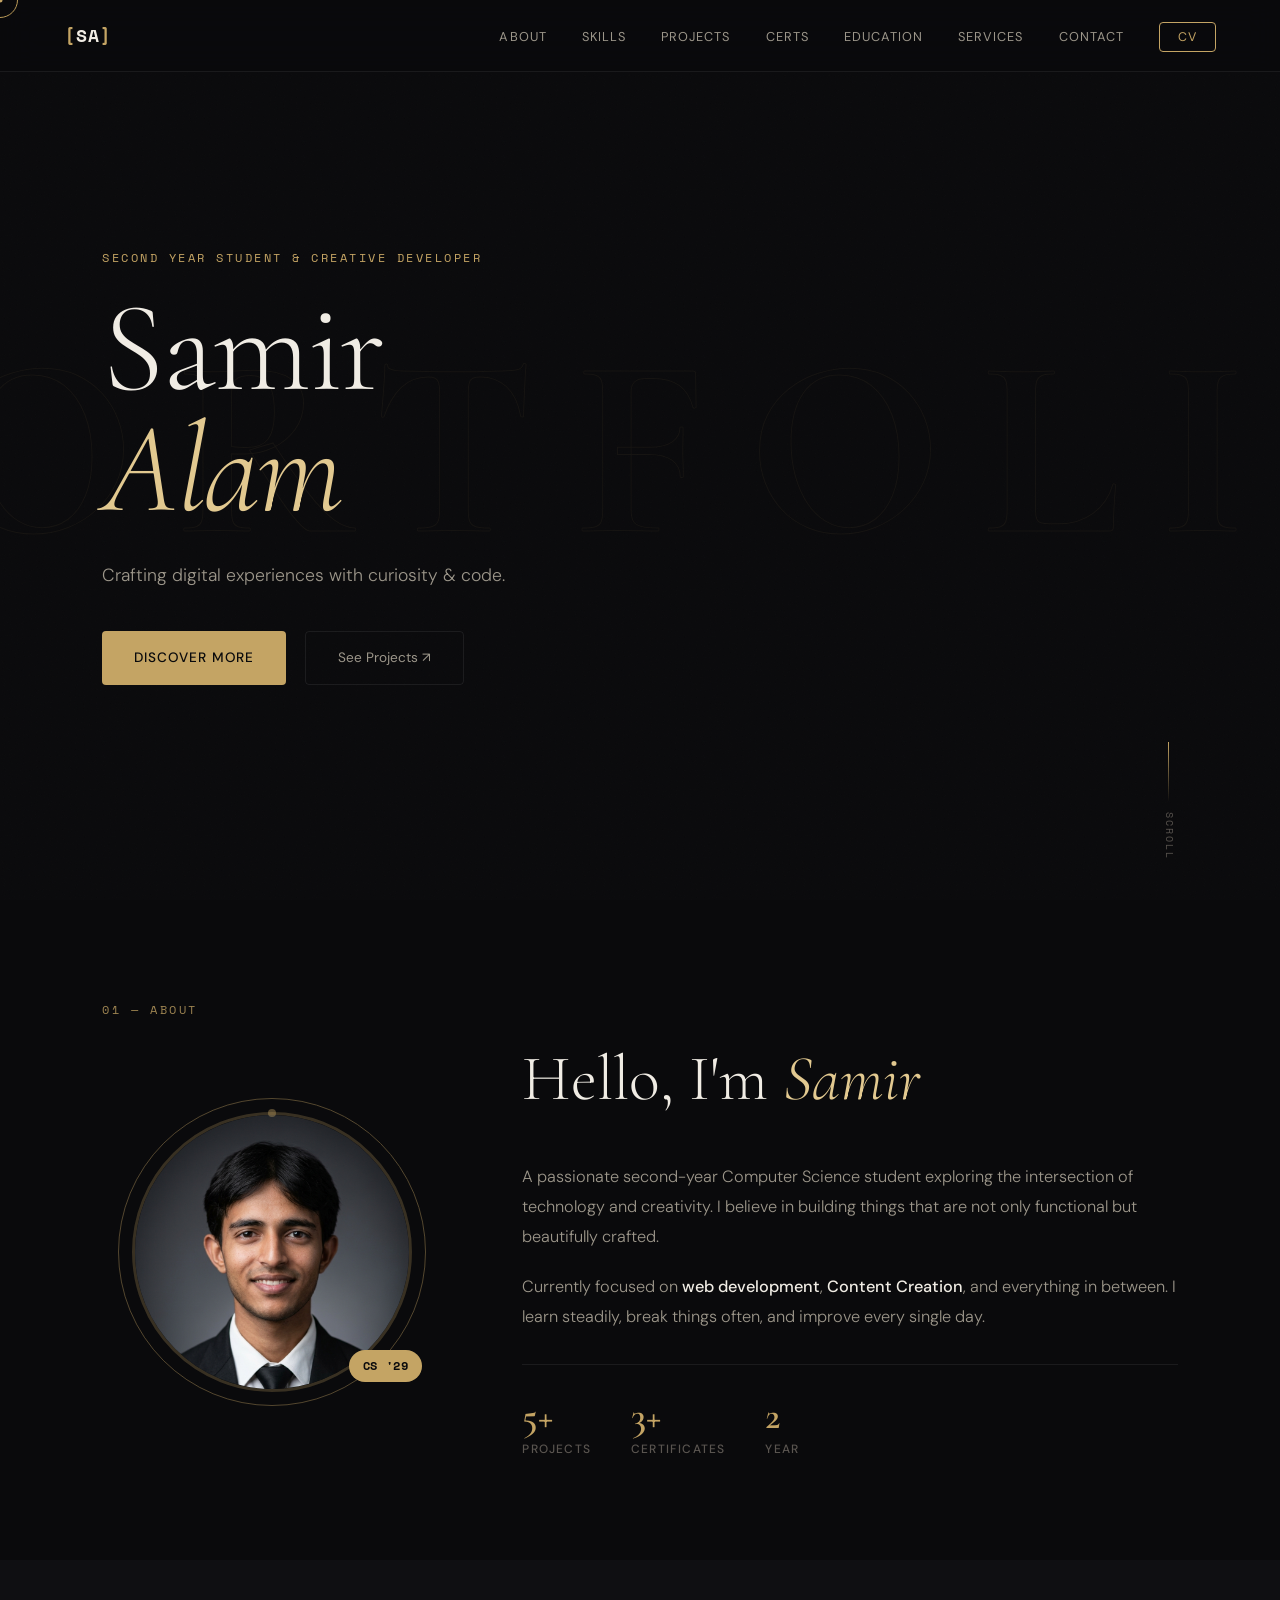
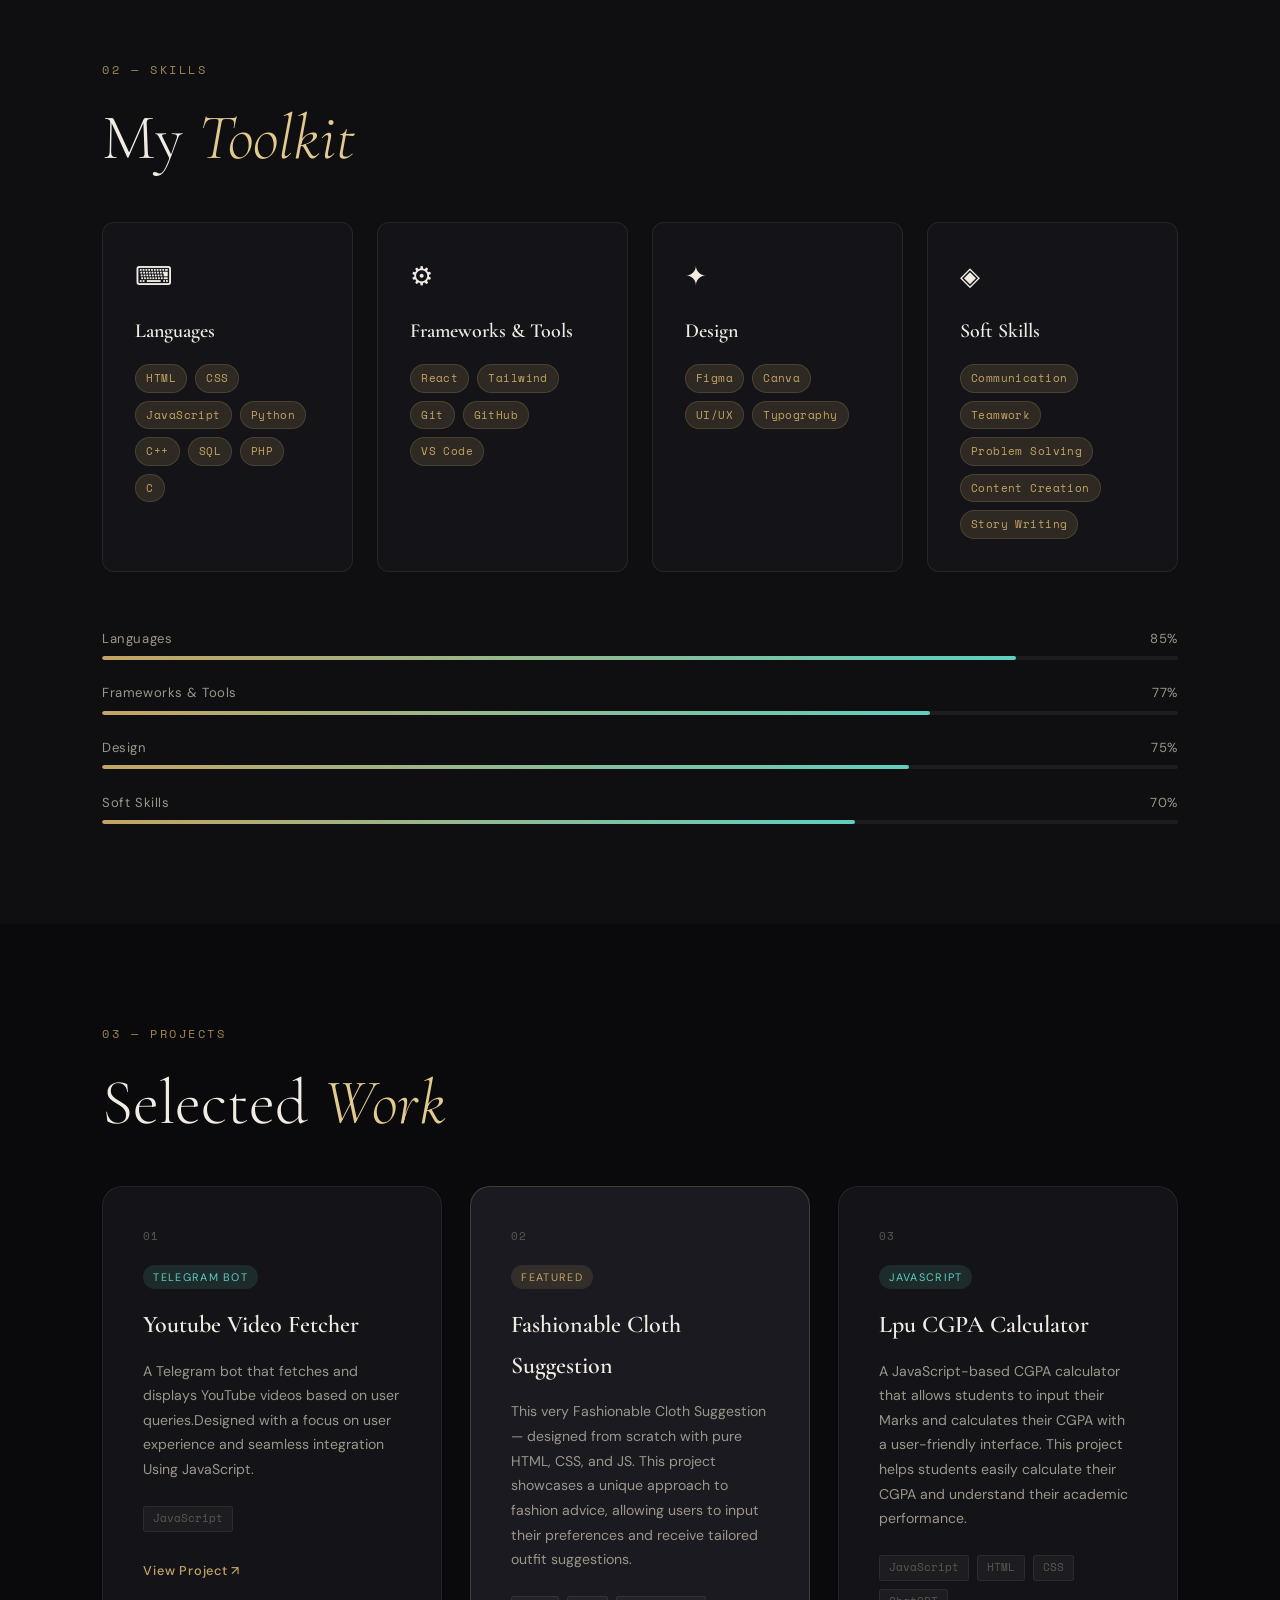
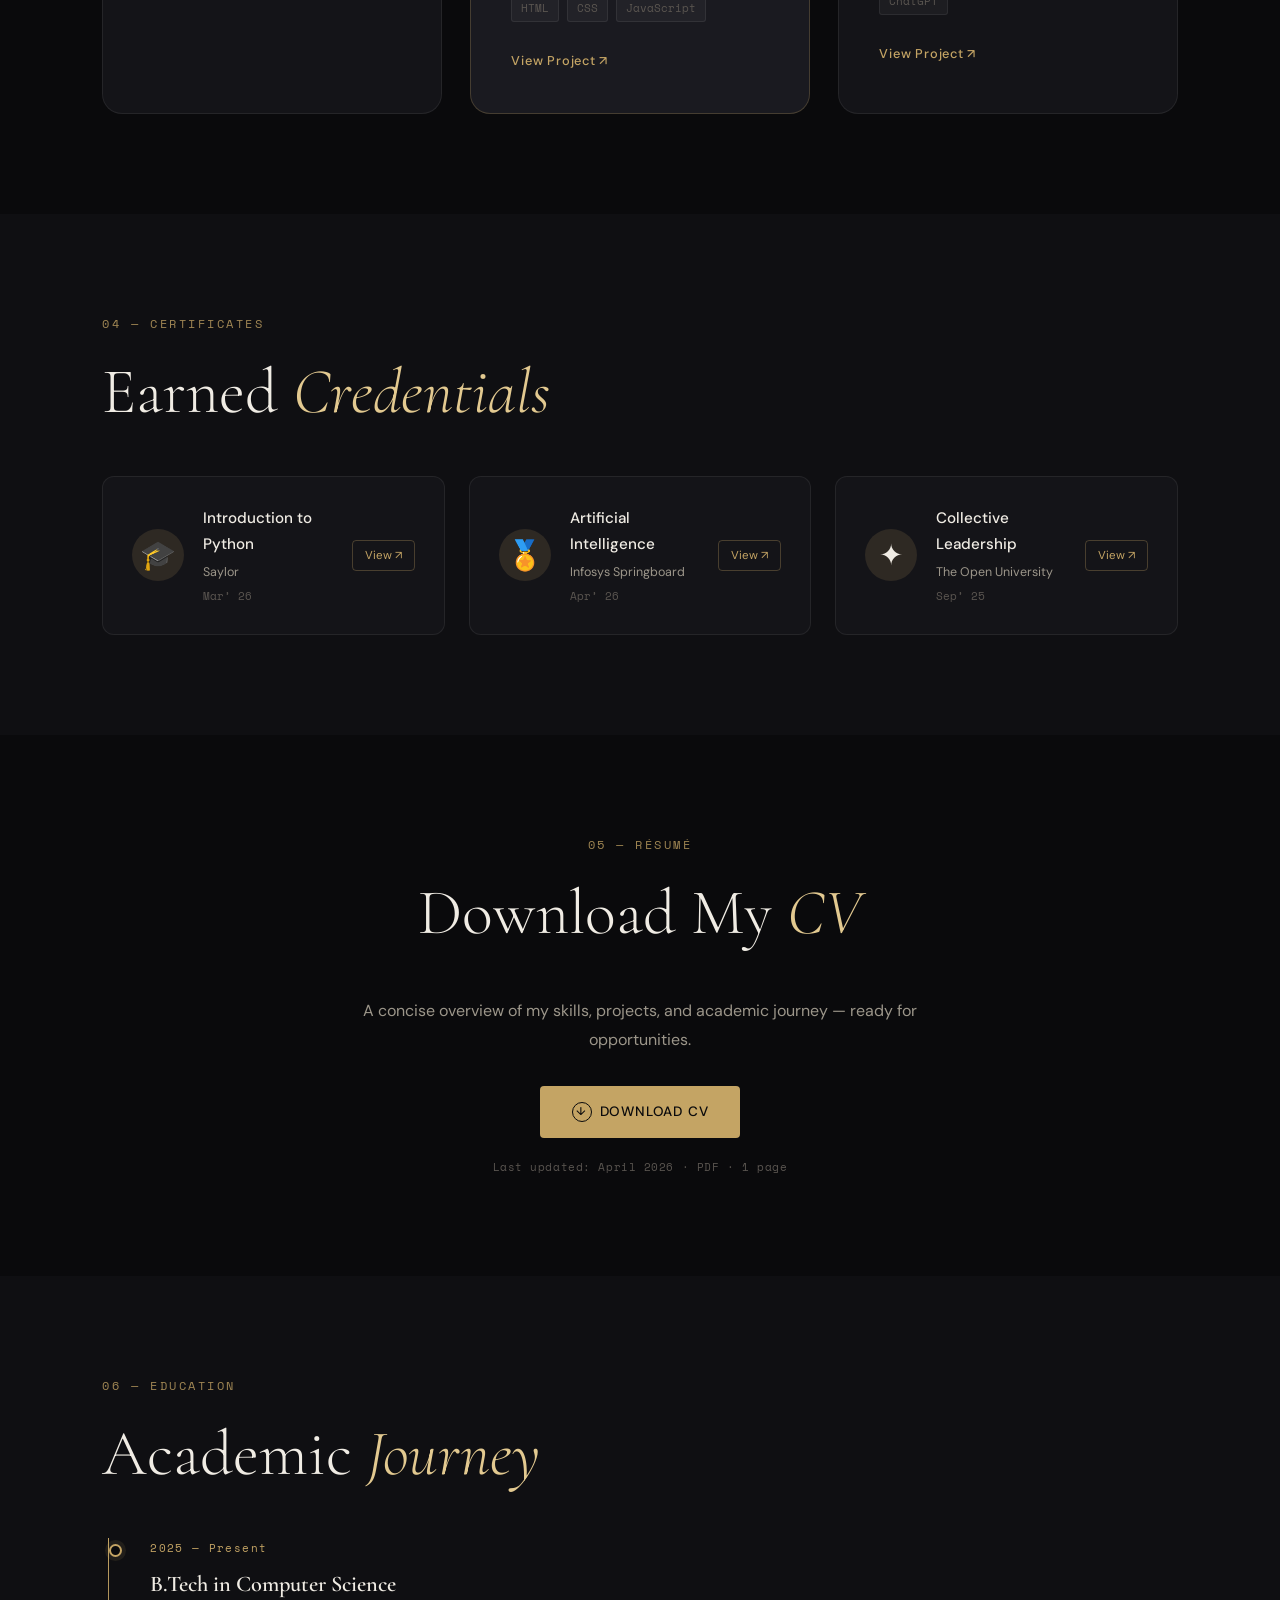
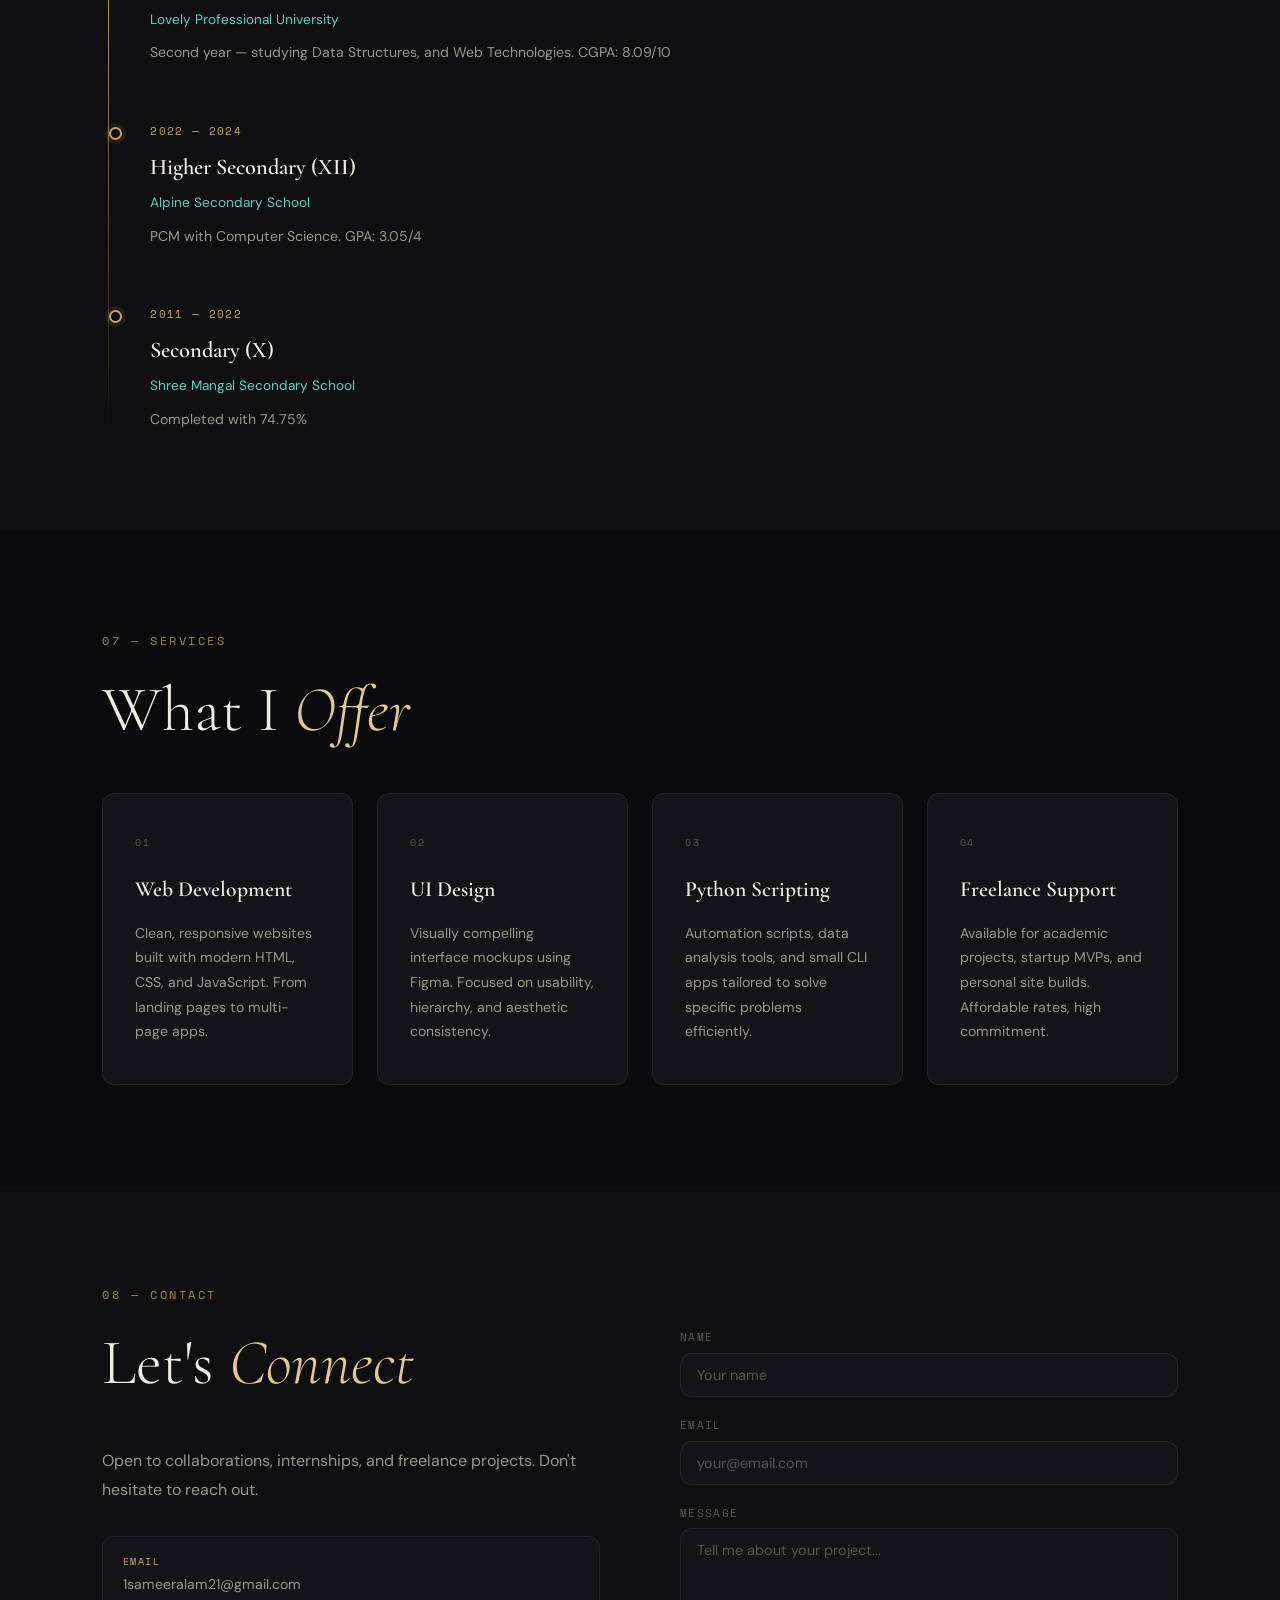
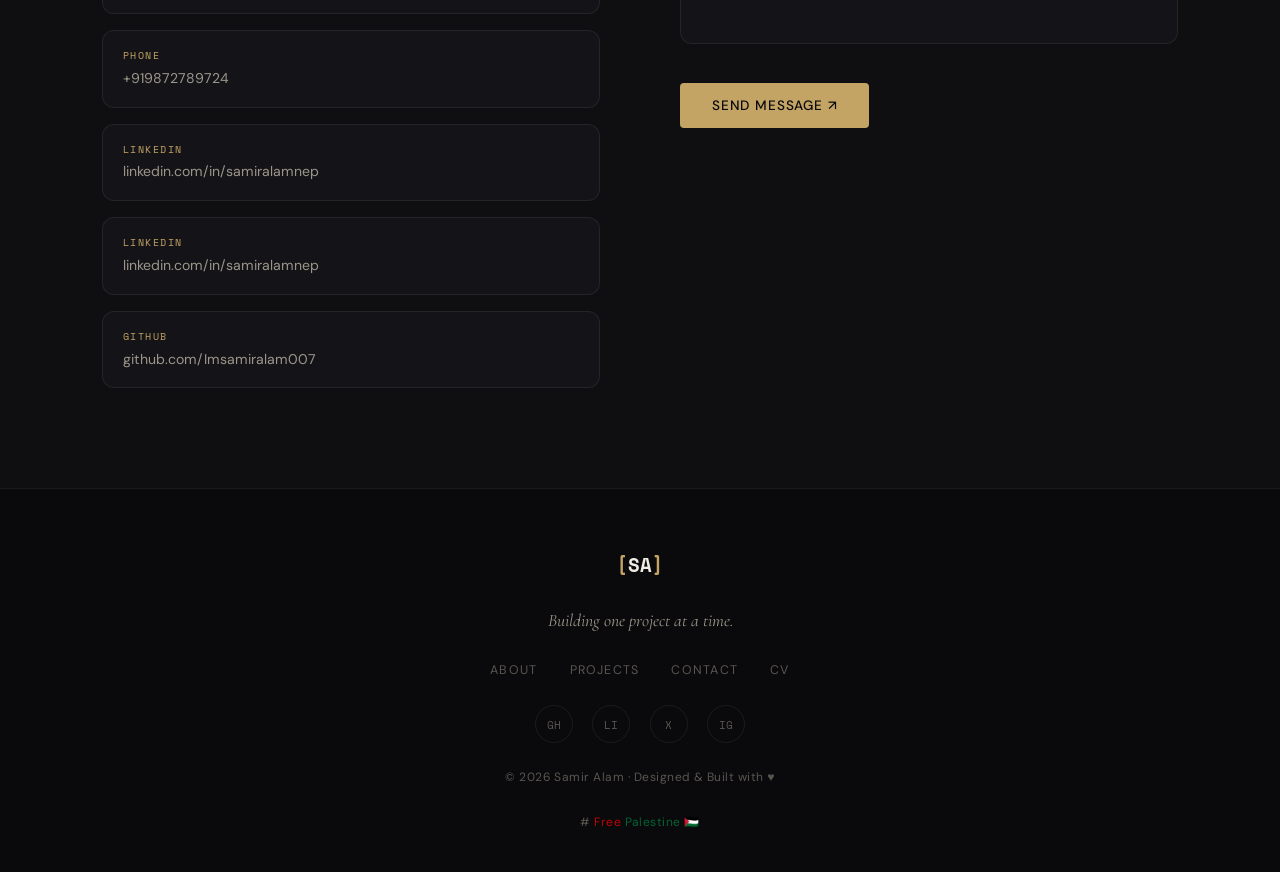
<file: index.html>
<!DOCTYPE html>
<html lang="en">
<head>
  <meta charset="UTF-8" />
  <meta name="viewport" content="width=device-width, initial-scale=1.0" />
  <title>Samir Alam — Portfolio</title>
  <link rel="stylesheet" href="style.css" />
  <link rel="preconnect" href="https://fonts.googleapis.com" />
  <link rel="preconnect" href="https://fonts.gstatic.com" crossorigin />
  <link href="https://fonts.googleapis.com/css2?family=Cormorant+Garamond:ital,wght@0,300;0,400;0,600;0,700;1,300;1,400&family=DM+Sans:wght@300;400;500&family=Space+Mono:wght@400;700&display=swap" rel="stylesheet" />
  <link rel="icon" type="image/x-icon" href="/media/image copy 2.png">
</head>
<body>

  <!-- ░░ CURSOR ░░ -->
  <div class="cursor" id="cursor"></div>
  <div class="cursor-dot" id="cursorDot"></div>

  <!-- ░░ NAV ░░ -->
  <nav id="navbar">
    <div class="nav-logo">
      <span class="logo-bracket">[</span>SA<span class="logo-bracket">]</span>
    </div>
    <button class="hamburger" id="hamburger" aria-label="Menu">
      <span></span><span></span><span></span>
    </button>
    <ul class="nav-links" id="navLinks">
      <li><a href="#about" class="nav-link">About</a></li>
      <li><a href="#skills" class="nav-link">Skills</a></li>
      <li><a href="#projects" class="nav-link">Projects</a></li>
      <li><a href="#certificates" class="nav-link">Certs</a></li>
      <li><a href="#education" class="nav-link">Education</a></li>
      <li><a href="#services" class="nav-link">Services</a></li>
      <li><a href="#contact" class="nav-link">Contact</a></li>
      <li><a href="#cv" class="nav-link cta-link">CV</a></li>
    </ul>
  </nav>

  <!-- ░░ HERO ░░ -->
  <section id="hero">
    <div class="hero-bg-text">PORTFOLIO</div>
    <div class="hero-content">
      <p class="hero-eyebrow reveal">Second Year Student &amp; Creative Developer</p>
      <h1 class="hero-title reveal">
        <span class="line">Samir</span>
        <span class="line italic">Alam</span>
      </h1>
      <p class="hero-sub reveal">Crafting digital experiences with curiosity &amp; code.</p>
      <div class="hero-cta reveal">
        <a href="#about" class="btn-primary">Discover More</a>
        <a href="#projects" class="btn-ghost">See Projects ↗</a>
      </div>
    </div>
    <div class="scroll-indicator">
      <span class="scroll-line"></span>
      <span class="scroll-text">scroll</span>
    </div>
  </section>

  <!-- ░░ ABOUT ░░ -->
  <section id="about" class="section">
    <div class="section-label">01 — About</div>
    <div class="about-grid">
      <div class="about-photo-col">
        <div class="photo-frame reveal">
          <div class="photo-ring"></div>
          <div class="photo-inner">
            <!-- Replace src with your actual photo -->
            <img src="/updated_pp.png"alt="Samir Alam" class="profile-photo"/>
          </div>
          <div class="photo-badge">CS '29</div>
        </div>
      </div>
      <div class="about-text-col">
        <h2 class="section-title reveal">Hello, I'm <em>Samir</em></h2>
        <p class="about-desc reveal">
          A passionate second-year Computer Science student exploring the 
          intersection of technology and creativity. I believe in building 
          things that are not only functional but beautifully crafted.
        </p>
        <p class="about-desc reveal">
          Currently focused on <strong>web development</strong>, <strong>Content Creation</strong>, and everything in between. I learn steadily, break things often, and improve every single day.
        </p>
        <div class="about-stats reveal">
          <div class="stat">
            <span class="stat-num">5+</span>
            <span class="stat-label">Projects</span>
          </div>
          <div class="stat">
            <span class="stat-num">3+</span>
            <span class="stat-label">Certificates</span>
          </div>
          <div class="stat">
            <span class="stat-num">2nd</span>
            <span class="stat-label">Year</span>
          </div>
        </div>
      </div>
    </div>
  </section>

  <!-- ░░ SKILLS ░░ -->
  <section id="skills" class="section section-alt">
    <div class="section-label">02 — Skills</div>
    <h2 class="section-title reveal">My <em>Toolkit</em></h2>
    <div class="skills-grid">
      <div class="skill-card reveal">
        <div class="skill-icon">⌨</div>
        <h3>Languages</h3>
        <div class="skill-tags">
          <span>HTML</span><span>CSS</span><span>JavaScript</span><span>Python</span><span>C++</span><span>SQL</span><span>PHP</span><span>C</span>
        </div>
      </div>
      <div class="skill-card reveal">
        <div class="skill-icon">⚙</div>
        <h3>Frameworks & Tools</h3>
        <div class="skill-tags">
          <span>React</span><span>Tailwind</span><span>Git</span><span>GitHub</span><span>VS Code</span>
        </div>
      </div>
      <div class="skill-card reveal">
        <div class="skill-icon">✦</div>
        <h3>Design</h3>
        <div class="skill-tags">
          <span>Figma</span><span>Canva</span><span>UI/UX</span><span>Typography</span>
        </div>
      </div>
      <div class="skill-card reveal">
        <div class="skill-icon">◈</div>
        <h3>Soft Skills</h3>
        <div class="skill-tags">
          <span>Communication</span><span>Teamwork</span><span>Problem Solving</span><span>Content Creation</span><span>Story Writing</span>
        </div>
      </div>
    </div>
    <div class="skill-bars reveal">
      <div class="bar-item">
        <div class="bar-label"><span>Languages</span><span>85%</span></div>
        <div class="bar-track"><div class="bar-fill" data-width="85"></div></div>
      </div>
      <div class="bar-item">
        <div class="bar-label"><span>Frameworks & Tools</span><span>77%</span></div>
        <div class="bar-track"><div class="bar-fill" data-width="77"></div></div>
      </div>
      <div class="bar-item">
        <div class="bar-label"><span>Design</span><span>75%</span></div>
        <div class="bar-track"><div class="bar-fill" data-width="75"></div></div>
      </div>
      <div class="bar-item">
        <div class="bar-label"><span>Soft Skills</span><span>70%</span></div>
        <div class="bar-track"><div class="bar-fill" data-width="70"></div></div>
      </div>
    </div>
  </section>

  <!-- ░░ PROJECTS ░░ -->
  <section id="projects" class="section">
    <div class="section-label">03 — Projects</div>
    <h2 class="section-title reveal">Selected <em>Work</em></h2>
    <div class="projects-grid">
      <div class="project-card reveal">
        <div class="project-num">01</div>
        <div class="project-tag">Telegram Bot</div>
        <h3>Youtube Video Fetcher</h3>
        <p>A Telegram bot that fetches and displays YouTube videos based on user queries.Designed with a focus on user experience and seamless integration Using JavaScript.</p>
        <div class="project-stack"><span>JavaScript</span></div>
        <a href="https://web.telegram.org/a/#8649753875" target="_blank" class="project-link">View Project ↗</a>
      </div>
      <div class="project-card reveal featured">
        <div class="project-num">02</div>
        <div class="project-tag">Featured</div>
        <h3>Fashionable Cloth Suggestion</h3>
        <p>This very Fashionable Cloth Suggestion — designed from scratch with pure HTML, CSS, and JS. This project showcases a unique approach to fashion advice, allowing users to input their preferences and receive tailored outfit suggestions.</p>
        <div class="project-stack"><span>HTML</span><span>CSS</span><span>JavaScript</span></div>
        <a href="https://room-paint-outfit-co-amik.bolt.host/" target="_blank" class="project-link">View Project ↗</a>
      </div>
      <div class="project-card reveal">
        <div class="project-num">03</div>
        <div class="project-tag">JavaScript</div>
        <h3>Lpu CGPA Calculator</h3>
        <p>A JavaScript-based CGPA calculator that allows students to input their Marks and calculates their CGPA with a user-friendly interface. This project helps students easily calculate their CGPA and understand their academic performance.</p>
        <div class="project-stack"><span>JavaScript</span><span>HTML</span><span>CSS</span><span>ChatGPT</span></div>
        <a href="https://lpu-tgpa-calculator-1r6u.bolt.host/" target="_blank" class="project-link">View Project ↗</a>
      </div>
    </div>
  </section>

  <!-- ░░ CERTIFICATES ░░ -->
  <section id="certificates" class="section section-alt">
    <div class="section-label">04 — Certificates</div>
    <h2 class="section-title reveal">Earned <em>Credentials</em></h2>
    <div class="certs-grid">
      <div class="cert-card reveal">
        <div class="cert-logo">🎓</div>
        <div class="cert-info">
          <h3>Introduction to Python</h3>
          <p class="cert-issuer">Saylor</p>
          <p class="cert-date">Mar’ 26</p>
        </div>
        <a href="/Samir_python_certificate.pdf"  target="_blank" class="cert-badge">View ↗</a>
      </div>
      <div class="cert-card reveal">
        <div class="cert-logo">🏅</div>
        <div class="cert-info">
          <h3>Artificial Intelligence</h3>
          <p class="cert-issuer">Infosys Springboard</p>
          <p class="cert-date">Apr’ 26</p>
        </div>
        <a href="/aicertificate.pdf"  target="_blank" class="cert-badge">View ↗</a>
      </div>
      <div class="cert-card reveal">
        <div class="cert-logo">✦</div>
        <div class="cert-info">
          <h3>Collective Leadership</h3>
          <p class="cert-issuer">The Open University</p>
          <p class="cert-date">Sep’ 25</p>
        </div>
        <a href="/collective leadership.pdf" class="cert-badge">View ↗</a>
      </div>
      
    </div>
  </section>

  <!-- ░░ CV ░░ -->
  <section id="cv" class="section cv-section">
    <div class="section-label">05 — Résumé</div>
    <div class="cv-inner reveal">
      <h2 class="section-title">Download My <em>CV</em></h2>
      <p class="cv-desc">A concise overview of my skills, projects, and academic journey — ready for opportunities.</p>
      <a href="/Samir-cv.pdf.pdf" class="btn-primary cv-btn" download>
        <span class="dl-icon">↓</span> Download CV
      </a>
      <p class="cv-note">Last updated: April 2026 · PDF · 1 page</p>
    </div>
  </section>

  <!-- ░░ EDUCATION ░░ -->
  <section id="education" class="section section-alt">
    <div class="section-label">06 — Education</div>
    <h2 class="section-title reveal">Academic <em>Journey</em></h2>
    <div class="timeline">
      <div class="timeline-item reveal">
        <div class="tl-dot"></div>
        <div class="tl-content">
          <span class="tl-year">2025 — Present</span>
          <h3>B.Tech in Computer Science</h3>
          <p class="tl-place">Lovely Professional University</p>
          <p class="tl-desc">Second year — studying Data Structures, and Web Technologies. CGPA: 8.09/10</p>
        </div>
      </div>
      <div class="timeline-item reveal">
        <div class="tl-dot"></div>
        <div class="tl-content">
          <span class="tl-year">2022 — 2024</span>
          <h3>Higher Secondary (XII)</h3>
          <p class="tl-place">Alpine Secondary School</p>
          <p class="tl-desc">PCM with Computer Science. GPA: 3.05/4</p>
        </div>
      </div>
      <div class="timeline-item reveal">
        <div class="tl-dot"></div>
        <div class="tl-content">
          <span class="tl-year">2011 — 2022</span>
          <h3>Secondary (X)</h3>
          <p class="tl-place">Shree Mangal Secondary School</p>
          <p class="tl-desc">Completed with 74.75% </p>
        </div>
      </div>
    </div>
  </section>

  <!-- ░░ SERVICES ░░ -->
  <section id="services" class="section">
    <div class="section-label">07 — Services</div>
    <h2 class="section-title reveal">What I <em>Offer</em></h2>
    <div class="services-grid">
      <div class="service-card reveal">
        <div class="svc-num">01</div>
        <h3>Web Development</h3>
        <p>Clean, responsive websites built with modern HTML, CSS, and JavaScript. From landing pages to multi-page apps.</p>
      </div>
      <div class="service-card reveal">
        <div class="svc-num">02</div>
        <h3>UI Design</h3>
        <p>Visually compelling interface mockups using Figma. Focused on usability, hierarchy, and aesthetic consistency.</p>
      </div>
      <div class="service-card reveal">
        <div class="svc-num">03</div>
        <h3>Python Scripting</h3>
        <p>Automation scripts, data analysis tools, and small CLI apps tailored to solve specific problems efficiently.</p>
      </div>
      <div class="service-card reveal">
        <div class="svc-num">04</div>
        <h3>Freelance Support</h3>
        <p>Available for academic projects, startup MVPs, and personal site builds. Affordable rates, high commitment.</p>
      </div>
    </div>
  </section>

  <!-- ░░ CONTACT ░░ -->
  <section id="contact" class="section section-alt">
    <div class="section-label">08 — Contact</div>
    <div class="contact-wrapper">
      <div class="contact-text reveal">
        <h2 class="section-title">Let's <em>Connect</em></h2>
        <p>Open to collaborations, internships, and freelance projects. Don't hesitate to reach out.</p>
        <div class="contact-info">
          <a href="mailto:1sameeralam21@gmail.com" class="contact-item">
            <span class="ci-label">Email</span>
            <span>1sameeralam21@gmail.com</span>
          </a>
          <a href="tel:+919872789724" class="contact-item">
            <span class="ci-label">Phone</span>
            <span>+919872789724</span>
          </a>
          <a href="https://linkedin.com/in/samiralamnep" class="contact-item" target="_blank">
            <span class="ci-label">LinkedIn</span>
            <span>linkedin.com/in/samiralamnep</span>
          <a href="https://linkedin.com" class="contact-item" target="_blank">
            <span class="ci-label">LinkedIn</span>
            <span>linkedin.com/in/samiralamnep</span>
          </a>
          <a href="https://github.com/Imsamiralam007" class="contact-item" target="_blank">
            <span class="ci-label">GitHub</span>
            <span>github.com/Imsamiralam007</span>
          </a>
        </div>
      </div>
      <form action="https://formsubmit.co/1sameeralam21@gmail.com" method="POST"  class="contact-form">
        <div class="form-group">
          <label for="name">Name</label>
          <input type="text" id="name" name="name" placeholder="Your name" required />
        </div>
        <div class="form-group">
          <label for="email">Email</label>
          <input type="email" id="email" name="email" placeholder="your@email.com" required />
        </div>
        <div class="form-group">
          <label for="message">Message</label>
          <textarea id="message" name="message" rows="5" placeholder="Tell me about your project..." required></textarea>
        </div><span></span>
        <button type="submit" class="btn-primary form-submit" target="_blank">Send Message ↗</button>
        <p class="form-success" id="formSuccess">✓ Message sent! I'll get back to you soon.</p>
      </form>
    </div>
  </section>

  <!-- ░░ FOOTER ░░ -->
  <footer id="footer">
    <div class="footer-inner">
      <div class="footer-logo">
        <span class="logo-bracket">[</span>SA<span class="logo-bracket">]</span>
      </div>
      <p class="footer-tagline"><em>Building one project at a time.</em></p>
      <div class="footer-links">
        <a href="#about">About</a>
        <a href="#projects">Projects</a>
        <a href="#contact">Contact</a>
        <a href="#cv">CV</a>
      </div>
      <div class="footer-socials">
        <a href="https://github.com/Imsamiralam007" aria-label="GitHub">GH</a>
        <a href="https://www.linkedin.com/in/samiralamnep/" aria-label="LinkedIn">LI</a>
        <a href="https://x.com/imsamiralam007" aria-label="X">X</a>
        <a href="https://www.instagram.com/samir.goals/" aria-label="Instagram">IG</a>
      </div>
      <p class="footer-copy">© 2026 Samir Alam · Designed &amp; Built with ♥</p>
      <p class="footer-copy" ># <span style="color: #ff0000c2;">Free</span> <span style="color: #007a3dce ;">Palestine</span> 🇵🇸</p>
    </div>
  </footer>

  <script src="script.js"></script>
</body>
</html>
</file>
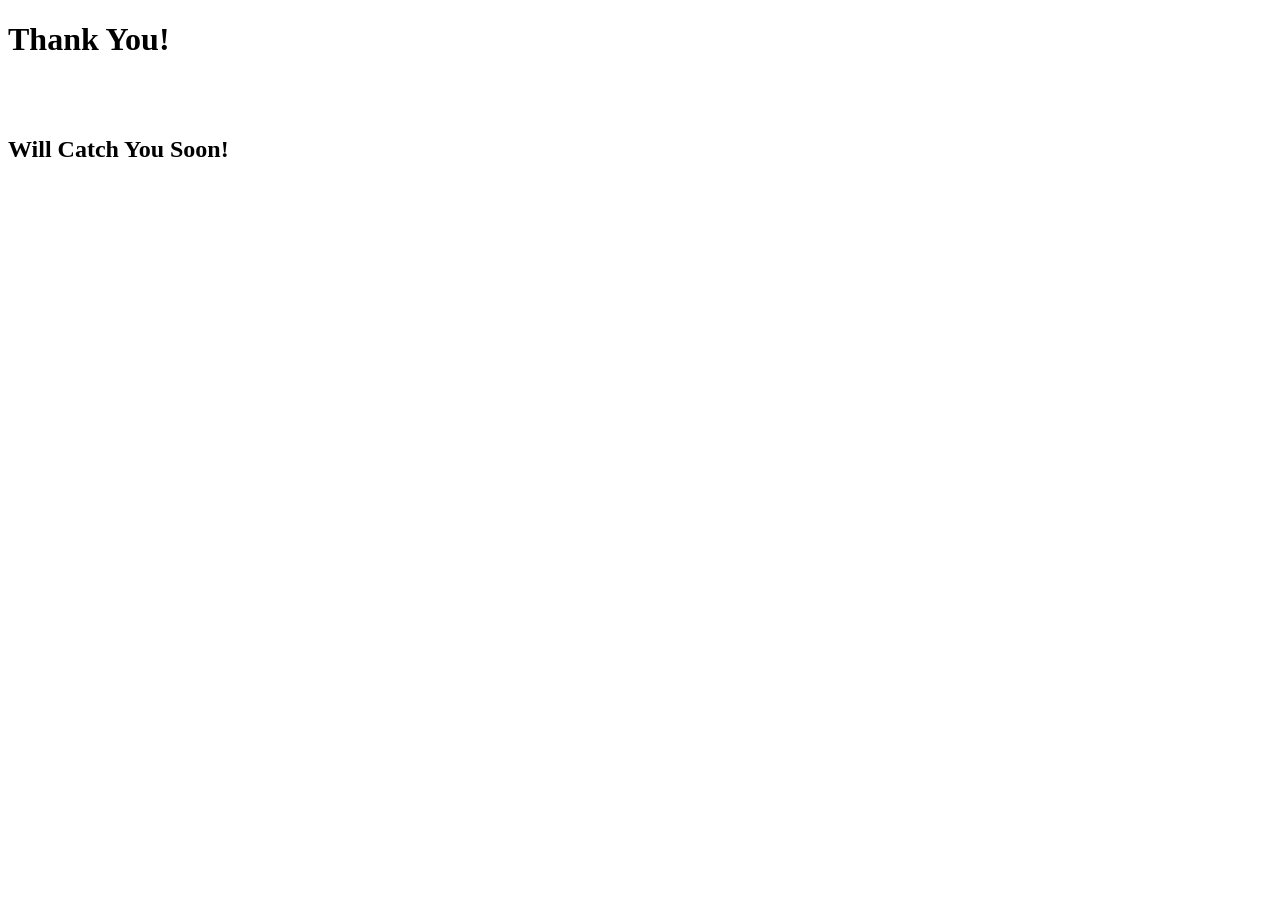
<file: thank.html>
<!DOCTYPE html>
<html lang="en">
<head>
    <meta charset="UTF-8">
    <meta name="viewport" content="width=device-width, initial-scale=1.0">
</head>
<body>
    <h1>Thank You!</h1>
    <br><br>
    <h2>Will Catch You Soon!</h2>
    <a href="/index.html"></a>
</body>
</html>
</file>
<file: style.css>
/* ═══════════════════════════════════════════
   ALEX RIVERA — PORTFOLIO  |  style.css
   Dark Editorial Aesthetic
═══════════════════════════════════════════ */

/* ── Variables ── */
:root {
  --bg:          #0a0a0c;
  --bg-alt:      #0f0f12;
  --bg-card:     #141418;
  --bg-card2:    #1a1a20;
  --border:      rgba(255,255,255,0.07);
  --border-glow: rgba(196,164,100,0.3);

  --gold:        #c4a464;
  --gold-light:  #e2c990;
  --gold-dim:    rgba(196,164,100,0.15);
  --teal:        #5ecfbf;
  --teal-dim:    rgba(94,207,191,0.12);
  --cream:       #f5f0e8;

  --text-pri:    #f0ece4;
  --text-sec:    #9c968a;
  --text-dim:    #5a5550;

  --font-display: 'Cormorant Garamond', serif;
  --font-body:    'DM Sans', sans-serif;
  --font-mono:    'Space Mono', monospace;

  --radius:      12px;
  --radius-lg:   20px;
  --transition:  0.4s cubic-bezier(0.25, 0.46, 0.45, 0.94);
  --nav-h:       72px;
}

/* ── Reset ── */
*, *::before, *::after { box-sizing: border-box; margin: 0; padding: 0; }

html {
  scroll-behavior: smooth;
  scroll-padding-top: var(--nav-h);
}

body {
  font-family: var(--font-body);
  background: var(--bg);
  color: var(--text-pri);
  overflow-x: hidden;
  line-height: 1.7;
  /* cursor: none; */
}

a { text-decoration: none; color: inherit; }
img { display: block; max-width: 100%;}
ul { list-style: none; }

/* ── Custom Cursor ── */
.cursor {
  position: fixed; top: 0; left: 0;
  width: 36px; height: 36px;
  border: 1.5px solid var(--gold);
  border-radius: 50%;
  pointer-events: none;
  z-index: 9999;
  transition: transform 0.15s ease, border-color 0.3s ease, width 0.3s ease, height 0.3s ease;
  transform: translate(-50%,-50%);
  mix-blend-mode: difference;
}
.cursor-dot {
  position: fixed; top: 0; left: 0;
  width: 5px; height: 5px;
  background: var(--gold);
  border-radius: 50%;
  pointer-events: none;
  z-index: 9999;
  transform: translate(-50%,-50%);
  transition: transform 0.05s ease;
}
.cursor.hovered { width: 56px; height: 56px; border-color: var(--teal); }

/* ── Noise Overlay ── */
body::before {
  content: '';
  position: fixed; inset: 0;
  background-image: url("data:image/svg+xml,%3Csvg viewBox='0 0 256 256' xmlns='http://www.w3.org/2000/svg'%3E%3Cfilter id='n'%3E%3CfeTurbulence type='fractalNoise' baseFrequency='0.9' numOctaves='4' stitchTiles='stitch'/%3E%3C/filter%3E%3Crect width='100%25' height='100%25' filter='url(%23n)' opacity='0.04'/%3E%3C/svg%3E");
  background-size: 200px 200px;
  pointer-events: none;
  z-index: 0;
  opacity: 0.5;
}

/* ── Nav ── */
#navbar {
  position: fixed; top: 0; left: 0; right: 0;
  height: var(--nav-h);
  display: flex; align-items: center; justify-content: space-between;
  padding: 0 5%;
  z-index: 1000;
  background: rgba(10,10,12,0.85);
  backdrop-filter: blur(18px) saturate(1.4);
  border-bottom: 1px solid var(--border);
  transition: box-shadow 0.4s ease;
}
#navbar.scrolled { box-shadow: 0 4px 40px rgba(0,0,0,0.5); }

.nav-logo {
  font-family: var(--font-mono);
  font-size: 1.1rem;
  font-weight: 700;
  letter-spacing: 0.05em;
  color: var(--text-pri);
}
.logo-bracket { color: var(--gold); }

.nav-links {
  display: flex; align-items: center; gap: 2.2rem;
}
.nav-link {
  font-family: var(--font-body);
  font-size: 0.8rem;
  font-weight: 400;
  letter-spacing: 0.08em;
  text-transform: uppercase;
  color: var(--text-sec);
  transition: color 0.3s ease;
  position: relative;
}
.nav-link::after {
  content: '';
  position: absolute; bottom: -4px; left: 0;
  width: 0; height: 1px;
  background: var(--gold);
  transition: width 0.3s ease;
}
.nav-link:hover { color: var(--text-pri); }
.nav-link:hover::after { width: 100%; }

.cta-link {
  border: 1px solid var(--gold);
  padding: 6px 18px;
  border-radius: 4px;
  color: var(--gold) !important;
  font-size: 0.78rem;
}
.cta-link:hover { background: var(--gold); color: var(--bg) !important; }
.cta-link::after { display: none; }

/* Hamburger */
.hamburger {
  display: none;
  flex-direction: column; gap: 5px;
  background: none; border: none; cursor: none;
  padding: 4px;
}
.hamburger span {
  display: block;
  width: 24px; height: 2px;
  background: var(--text-pri);
  transition: all 0.3s ease;
  border-radius: 2px;
}
.hamburger.open span:nth-child(1) { transform: translateY(7px) rotate(45deg); }
.hamburger.open span:nth-child(2) { opacity: 0; }
.hamburger.open span:nth-child(3) { transform: translateY(-7px) rotate(-45deg); }

/* ── Hero ── */
#hero {
  min-height: 100vh;
  display: flex; align-items: center;
  padding: calc(var(--nav-h) + 40px) 8% 80px;
  position: relative;
  overflow: hidden;
}

.hero-bg-text {
  position: absolute;
  top: 50%; left: 50%;
  transform: translate(-50%, -50%);
  font-family: var(--font-display);
  font-size: clamp(6rem, 20vw, 18rem);
  font-weight: 700;
  color: transparent;
  -webkit-text-stroke: 1px rgba(196,164,100,0.06);
  letter-spacing: 0.15em;
  white-space: nowrap;
  pointer-events: none;
  user-select: none;
  z-index: 0;
}

.hero-content {
  position: relative; z-index: 1;
  max-width: 800px;
}

.hero-eyebrow {
  font-family: var(--font-mono);
  font-size: 0.78rem;
  letter-spacing: 0.2em;
  text-transform: uppercase;
  color: var(--gold);
  margin-bottom: 1.2rem;
}

.hero-title {
  font-family: var(--font-display);
  font-size: clamp(4rem, 10vw, 8.5rem);
  font-weight: 300;
  line-height: 0.95;
  letter-spacing: -0.02em;
  color: var(--text-pri);
  margin-bottom: 1.8rem;
}
.hero-title .line { display: block; }
.hero-title .italic { font-style: italic; color: var(--gold-light); }

.hero-sub {
  font-size: 1.1rem;
  font-weight: 300;
  color: var(--text-sec);
  max-width: 480px;
  margin-bottom: 2.5rem;
  line-height: 1.8;
}

.hero-cta { display: flex; gap: 1.2rem; flex-wrap: wrap; }

.btn-primary {
  display: inline-flex; align-items: center; gap: 0.5rem;
  padding: 14px 32px;
  background: var(--gold);
  color: var(--bg);
  font-family: var(--font-body);
  font-size: 0.85rem;
  font-weight: 500;
  letter-spacing: 0.06em;
  text-transform: uppercase;
  border-radius: 4px;
  border: none; cursor: none;
  transition: all 0.3s ease;
  position: relative; overflow: hidden;
}
.btn-primary::before {
  content: '';
  position: absolute; inset: 0;
  background: var(--gold-light);
  transform: translateX(-100%);
  transition: transform 0.35s ease;
  z-index: 0;
}
.btn-primary:hover::before { transform: translateX(0); }
.btn-primary > * { position: relative; z-index: 1; }
.btn-primary:hover { transform: translateY(-2px); box-shadow: 0 12px 30px rgba(196,164,100,0.3); }

.btn-ghost {
  display: inline-flex; align-items: center;
  padding: 14px 32px;
  border: 1px solid var(--border);
  color: var(--text-sec);
  font-size: 0.85rem;
  font-weight: 400;
  border-radius: 4px;
  transition: all 0.3s ease;
  cursor: none;
}
.btn-ghost:hover { border-color: var(--gold); color: var(--gold); transform: translateY(-2px); }

/* Scroll Indicator */
.scroll-indicator {
  position: absolute; bottom: 40px; right: 8%;
  display: flex; flex-direction: column; align-items: center; gap: 10px;
}
.scroll-line {
  width: 1px; height: 60px;
  background: linear-gradient(to bottom, var(--gold), transparent);
  animation: scrollPulse 2s ease-in-out infinite;
}
.scroll-text {
  font-family: var(--font-mono);
  font-size: 0.65rem;
  letter-spacing: 0.2em;
  text-transform: uppercase;
  color: var(--text-dim);
  writing-mode: vertical-rl;
}
@keyframes scrollPulse {
  0%,100% { opacity: 0.4; transform: scaleY(1); }
  50% { opacity: 1; transform: scaleY(1.2); }
}

/* ── Sections ── */
.section {
  padding: 100px 8%;
  position: relative;
  z-index: 1;
}
.section-alt { background: var(--bg-alt); }

.section-label {
  font-family: var(--font-mono);
  font-size: 0.72rem;
  letter-spacing: 0.22em;
  text-transform: uppercase;
  color: var(--gold);
  margin-bottom: 1.5rem;
  opacity: 0.8;
}

.section-title {
  font-family: var(--font-display);
  font-size: clamp(2.4rem, 5vw, 4rem);
  font-weight: 300;
  line-height: 1.1;
  color: var(--text-pri);
  margin-bottom: 3rem;
}
.section-title em { font-style: italic; color: var(--gold-light); }

/* ── Reveal Animations ── */
.reveal {
  opacity: 0;
  transform: translateY(30px);
  transition: opacity 0.65s ease, transform 0.65s ease;
}
.reveal.visible {
  opacity: 1;
  transform: translateY(0);
}

/* ── About ── */
.about-grid {
  display: grid;
  grid-template-columns: 340px 1fr;
  gap: 5rem;
  align-items: center;
}

.about-photo-col { display: flex; justify-content: center; }

.photo-frame {
  position: relative;
  width: 280px; height: 280px;
}
.photo-ring {
  position: absolute; inset: -14px;
  border-radius: 50%;
  border: 1.5px solid var(--gold);
  opacity: 0.4;
  animation: ringRotate 12s linear infinite;
}
.photo-ring::before {
  content: '';
  position: absolute; top: 10px; left: 50%;
  width: 8px; height: 8px;
  background: var(--gold);
  border-radius: 50%;
  transform: translateX(-50%);
}
@keyframes ringRotate { to { transform: rotate(360deg); } }

.photo-inner {
  width: 100%; height: 100%;
  border-radius: 50%;
  overflow: hidden;
  border: 3px solid rgba(196,164,100,0.25);
}
.profile-photo {
  width: 100%;
  object-fit: cover;
  transition: transform 0.5s ease;
}
.photo-frame:hover .profile-photo { transform: scale(1.05); }

.photo-badge {
  position: absolute; bottom: 10px; right: -10px;
  background: var(--gold);
  color: var(--bg);
  font-family: var(--font-mono);
  font-size: 0.72rem;
  font-weight: 700;
  padding: 6px 14px;
  border-radius: 20px;
  letter-spacing: 0.05em;
}

.about-desc {
  color: var(--text-sec);
  font-size: 1.02rem;
  font-weight: 300;
  margin-bottom: 1.2rem;
  line-height: 1.85;
}
.about-desc strong { color: var(--text-pri); font-weight: 500; }

.about-stats {
  display: flex; gap: 2.5rem;
  margin-top: 2rem;
  padding-top: 2rem;
  border-top: 1px solid var(--border);
}
.stat { display: flex; flex-direction: column; gap: 4px; }
.stat-num {
  font-family: var(--font-display);
  font-size: 2.4rem;
  font-weight: 600;
  color: var(--gold);
  line-height: 1;
}
.stat-label {
  font-size: 0.75rem;
  text-transform: uppercase;
  letter-spacing: 0.1em;
  color: var(--text-dim);
  font-weight: 500;
}

/* ── Skills ── */
.skills-grid {
  display: grid;
  grid-template-columns: repeat(auto-fit, minmax(220px, 1fr));
  gap: 1.5rem;
  margin-bottom: 3.5rem;
}

.skill-card {
  background: var(--bg-card);
  border: 1px solid var(--border);
  border-radius: var(--radius);
  padding: 2rem;
  transition: all 0.3s ease;
  position: relative;
  overflow: hidden;
}
.skill-card::before {
  content: '';
  position: absolute; top: 0; left: 0; right: 0;
  height: 2px;
  background: linear-gradient(90deg, var(--gold), var(--teal));
  transform: scaleX(0); transform-origin: left;
  transition: transform 0.4s ease;
}
.skill-card:hover { border-color: var(--border-glow); transform: translateY(-4px); box-shadow: 0 16px 40px rgba(0,0,0,0.3); }
.skill-card:hover::before { transform: scaleX(1); }

.skill-icon {
  font-size: 1.6rem;
  margin-bottom: 1rem;
  display: block;
}
.skill-card h3 {
  font-family: var(--font-display);
  font-size: 1.25rem;
  font-weight: 600;
  margin-bottom: 1rem;
  color: var(--text-pri);
}
.skill-tags { display: flex; flex-wrap: wrap; gap: 0.5rem; }
.skill-tags span {
  font-family: var(--font-mono);
  font-size: 0.68rem;
  padding: 4px 10px;
  background: var(--gold-dim);
  border: 1px solid rgba(196,164,100,0.2);
  border-radius: 20px;
  color: var(--gold);
  letter-spacing: 0.04em;
}

.skill-bars { display: flex; flex-direction: column; gap: 1.4rem; }
.bar-label {
  display: flex; justify-content: space-between;
  font-size: 0.82rem;
  color: var(--text-sec);
  margin-bottom: 6px;
  font-weight: 400;
  letter-spacing: 0.04em;
}
.bar-track {
  height: 4px;
  background: rgba(255,255,255,0.06);
  border-radius: 4px;
  overflow: hidden;
}
.bar-fill {
  height: 100%;
  width: 0;
  background: linear-gradient(90deg, var(--gold), var(--teal));
  border-radius: 4px;
  transition: width 1.2s cubic-bezier(0.4, 0, 0.2, 1);
}

/* ── Projects ── */
.projects-grid {
  display: grid;
  grid-template-columns: repeat(auto-fit, minmax(280px, 1fr));
  gap: 1.8rem;
}

.project-card {
  background: var(--bg-card);
  border: 1px solid var(--border);
  border-radius: var(--radius-lg);
  padding: 2.5rem;
  position: relative;
  transition: all 0.35s ease;
  overflow: hidden;
}
/* .project-card::after {
  content: '';
  position: absolute; inset: 0;
  background: radial-gradient(circle at 80% 20%, rgba(196,164,100,0.05) 0%, transparent 60%);
  opacity: 0;
  transition: opacity 0.4s ease;
} */
.project-card:hover { border-color: var(--border-glow); box-shadow: 0 24px 60px rgba(0,0,0,0.35); }
.project-card:hover::after { opacity: 1; }
.project-card.featured { border-color: rgba(196,164,100,0.25); background: var(--bg-card2); }

.project-num {
  font-family: var(--font-mono);
  font-size: 0.68rem;
  color: var(--text-dim);
  margin-bottom: 1rem;
  letter-spacing: 0.1em;
}
.project-tag {
  display: inline-block;
  font-size: 0.68rem;
  text-transform: uppercase;
  letter-spacing: 0.12em;
  color: var(--teal);
  background: var(--teal-dim);
  padding: 3px 10px;
  border-radius: 20px;
  margin-bottom: 1rem;
}
.project-card.featured .project-tag {
  color: var(--gold);
  background: var(--gold-dim);
}
.project-card h3 {
  font-family: var(--font-display);
  font-size: 1.5rem;
  font-weight: 600;
  margin-bottom: 0.8rem;
  color: var(--text-pri);
}
.project-card p {
  font-size: 0.88rem;
  color: var(--text-sec);
  line-height: 1.75;
  margin-bottom: 1.5rem;
}
.project-stack { display: flex; flex-wrap: wrap; gap: 0.5rem; margin-bottom: 1.5rem; }
.project-stack span {
  font-family: var(--font-mono);
  font-size: 0.66rem;
  color: var(--text-dim);
  background: rgba(255,255,255,0.04);
  border: 1px solid var(--border);
  padding: 3px 9px;
  border-radius: 3px;
}
.project-link {
  font-size: 0.8rem;
  color: var(--gold);
  letter-spacing: 0.06em;
  font-weight: 500;
  transition: gap 0.3s ease;
  display: inline-flex; gap: 0.3rem;
}
.project-link:hover { text-decoration: underline; }

/* ── Certificates ── */
.certs-grid {
  display: grid;
  grid-template-columns: repeat(auto-fit, minmax(260px, 1fr));
  gap: 1.5rem;
}

.cert-card {
  background: var(--bg-card);
  border: 1px solid var(--border);
  border-radius: var(--radius);
  padding: 1.8rem;
  display: flex; align-items: center; gap: 1.2rem;
  transition: all 0.3s ease;
  position: relative;
}
.cert-card:hover { border-color: var(--border-glow); transform: translateX(4px); }

.cert-logo {
  font-size: 1.8rem;
  flex-shrink: 0;
  width: 52px; height: 52px;
  background: var(--gold-dim);
  border-radius: 50%;
  display: flex; align-items: center; justify-content: center;
}
.cert-info { flex: 1; }
.cert-card h3 {
  font-size: 0.95rem;
  font-weight: 500;
  color: var(--text-pri);
  margin-bottom: 0.3rem;
}
.cert-issuer {
  font-size: 0.78rem;
  color: var(--text-sec);
  margin-bottom: 0.2rem;
}
.cert-date {
  font-family: var(--font-mono);
  font-size: 0.68rem;
  color: var(--text-dim);
}
.cert-badge {
  font-size: 0.72rem;
  color: var(--gold);
  border: 1px solid rgba(196,164,100,0.3);
  padding: 5px 12px;
  border-radius: 4px;
  white-space: nowrap;
  transition: all 0.3s ease;
  flex-shrink: 0;
}
.cert-badge:hover { background: var(--gold); color: var(--bg); }

/* ── CV ── */
.cv-section { text-align: center; }
.cv-inner {
  max-width: 560px;
  margin: 0 auto;
}
.cv-desc {
  color: var(--text-sec);
  font-size: 1rem;
  margin-bottom: 2rem;
  line-height: 1.8;
}
.cv-btn { margin: 0 auto; }
.dl-icon {
  display: inline-flex;
  width: 20px; height: 20px;
  border: 1.5px solid currentColor;
  border-radius: 50%;
  align-items: center; justify-content: center;
  font-size: 0.7rem;
}
.cv-note {
  font-family: var(--font-mono);
  font-size: 0.7rem;
  color: var(--text-dim);
  margin-top: 1.2rem;
  letter-spacing: 0.05em;
}

/* ── Education ── */
.timeline {
  max-width: 700px;
  position: relative;
  padding-left: 3rem;
}
.timeline::before {
  content: '';
  position: absolute;
  left: 6px; top: 0; bottom: 0;
  width: 1px;
  background: linear-gradient(to bottom, var(--gold), transparent);
}

.timeline-item {
  position: relative;
  margin-bottom: 3.5rem;
}
.timeline-item:last-child { margin-bottom: 0; }

.tl-dot {
  position: absolute;
  left: -2.6rem;
  top: 6px;
  width: 13px; height: 13px;
  border-radius: 50%;
  border: 2px solid var(--gold);
  background: var(--bg);
  box-shadow: 0 0 0 4px rgba(196,164,100,0.1);
  transition: all 0.3s ease;
}
.timeline-item:hover .tl-dot {
  background: var(--gold);
  box-shadow: 0 0 0 6px rgba(196,164,100,0.15), 0 0 16px rgba(196,164,100,0.4);
}

.tl-year {
  font-family: var(--font-mono);
  font-size: 0.7rem;
  letter-spacing: 0.12em;
  color: var(--gold);
  display: block;
  margin-bottom: 0.5rem;
}
.tl-content h3 {
  font-family: var(--font-display);
  font-size: 1.4rem;
  font-weight: 600;
  color: var(--text-pri);
  margin-bottom: 0.3rem;
}
.tl-place {
  font-size: 0.85rem;
  color: var(--teal);
  margin-bottom: 0.6rem;
  font-weight: 400;
}
.tl-desc {
  font-size: 0.88rem;
  color: var(--text-sec);
  line-height: 1.75;
}

/* ── Services ── */
.services-grid {
  display: grid;
  grid-template-columns: repeat(auto-fit, minmax(240px, 1fr));
  gap: 1.5rem;
}

.service-card {
  background: var(--bg-card);
  border: 1px solid var(--border);
  border-radius: var(--radius);
  padding: 2.5rem 2rem;
  position: relative;
  transition: all 0.35s ease;
  overflow: hidden;
}
.service-card::before {
  content: '';
  position: absolute; bottom: 0; left: 0; right: 0;
  height: 2px;
  background: linear-gradient(90deg, var(--teal), var(--gold));
  transform: scaleX(0); transform-origin: left;
  transition: transform 0.4s ease;
}
.service-card:hover { transform: translateY(-5px); border-color: rgba(94,207,191,0.25); }
.service-card:hover::before { transform: scaleX(1); }

.svc-num {
  font-family: var(--font-mono);
  font-size: 0.65rem;
  color: var(--text-dim);
  letter-spacing: 0.15em;
  margin-bottom: 1.2rem;
}
.service-card h3 {
  font-family: var(--font-display);
  font-size: 1.35rem;
  font-weight: 600;
  color: var(--text-pri);
  margin-bottom: 0.8rem;
}
.service-card p {
  font-size: 0.88rem;
  color: var(--text-sec);
  line-height: 1.75;
}

/* ── Contact ── */
.contact-wrapper {
  display: grid;
  grid-template-columns: 1fr 1fr;
  gap: 5rem;
  align-items: start;
}
.contact-text p {
  color: var(--text-sec);
  margin-bottom: 2rem;
  line-height: 1.8;
}
.contact-info { display: flex; flex-direction: column; gap: 1rem; }
.contact-item {
  display: flex;
  flex-direction: column;
  gap: 2px;
  padding: 1rem 1.2rem;
  background: var(--bg-card);
  border: 1px solid var(--border);
  border-radius: var(--radius);
  transition: all 0.3s ease;
}
.contact-item:hover { border-color: var(--border-glow); transform: translateX(4px); }
.ci-label {
  font-family: var(--font-mono);
  font-size: 0.65rem;
  text-transform: uppercase;
  letter-spacing: 0.15em;
  color: var(--gold);
}
.contact-item span:last-child { font-size: 0.88rem; color: var(--text-sec); }

.contact-form { display: flex; flex-direction: column; gap: 1.2rem; }
.form-group { display: flex; flex-direction: column; gap: 6px; }
.form-group label {
  font-family: var(--font-mono);
  font-size: 0.68rem;
  text-transform: uppercase;
  letter-spacing: 0.12em;
  color: var(--text-dim);
}
.form-group input,
.form-group textarea {
  background: var(--bg-card);
  border: 1px solid var(--border);
  border-radius: var(--radius);
  padding: 12px 16px;
  color: var(--text-pri);
  font-family: var(--font-body);
  font-size: 0.9rem;
  outline: none;
  transition: border-color 0.3s ease, box-shadow 0.3s ease;
  resize: none;
  cursor: none;
}
.form-group input::placeholder,
.form-group textarea::placeholder { color: var(--text-dim); }
.form-group input:focus,
.form-group textarea:focus {
  border-color: rgba(196,164,100,0.5);
  box-shadow: 0 0 0 3px rgba(196,164,100,0.08);
}
.form-submit { align-self: flex-start; }
.form-success {
  font-size: 0.82rem;
  color: var(--teal);
  display: none;
  margin-top: 0.5rem;
  font-weight: 500;
}
.form-success.show { display: block; animation: fadeIn 0.5s ease; }
@keyframes fadeIn { from { opacity: 0; transform: translateY(8px); } to { opacity: 1; transform: translateY(0); } }

/* ── Footer ── */
#footer {
  background: var(--bg);
  border-top: 1px solid var(--border);
  padding: 60px 8% 40px;
}
.footer-inner {
  display: flex;
  flex-direction: column;
  align-items: center;
  text-align: center;
  gap: 1.5rem;
}
.footer-logo {
  font-family: var(--font-mono);
  font-size: 1.2rem;
  font-weight: 700;
}
.footer-tagline {
  font-family: var(--font-display);
  font-size: 1.1rem;
  color: var(--text-sec);
  font-style: italic;
}
.footer-links {
  display: flex; gap: 2rem; flex-wrap: wrap; justify-content: center;
}
.footer-links a {
  font-size: 0.78rem;
  text-transform: uppercase;
  letter-spacing: 0.1em;
  color: var(--text-dim);
  transition: color 0.3s;
}
.footer-links a:hover { color: var(--gold); }
.footer-socials {
  display: flex; gap: 1.2rem;
}
.footer-socials a {
  font-family: var(--font-mono);
  font-size: 0.7rem;
  color: var(--text-dim);
  border: 1px solid var(--border);
  width: 38px; height: 38px;
  display: flex; align-items: center; justify-content: center;
  border-radius: 50%;
  transition: all 0.3s ease;
  letter-spacing: 0;
}
.footer-socials a:hover { border-color: var(--gold); color: var(--gold); }
.footer-copy {
  font-size: 0.75rem;
  color: var(--text-dim);
  letter-spacing: 0.04em;
}

/* ── Responsive ── */
@media (max-width: 1024px) {
  .about-grid { grid-template-columns: 1fr; gap: 3rem; }
  .about-photo-col { order: -1; }
  .contact-wrapper { grid-template-columns: 1fr; gap: 3rem; }
}

@media (max-width: 768px) {
  .hamburger { display: flex; }
  .nav-links {
    position: fixed; top: var(--nav-h); left: 0; right: 0;
    background: rgba(10,10,12,0.98);
    backdrop-filter: blur(20px);
    flex-direction: column;
    padding: 2rem;
    gap: 1.5rem;
    border-bottom: 1px solid var(--border);
    transform: translateY(-110%);
    transition: transform 0.4s cubic-bezier(0.25, 0.46, 0.45, 0.94);
  }
  .nav-links.open { transform: translateY(0); }
  .nav-link { font-size: 1rem; }

  #hero { padding: calc(var(--nav-h) + 20px) 6% 60px; }
  .hero-bg-text { display: none; }
  .section { padding: 70px 6%; }

  .about-stats { gap: 1.5rem; }
  .scroll-indicator { display: none; }

  .projects-grid,
  .certs-grid,
  .skills-grid,
  .services-grid { grid-template-columns: 1fr; }
}

@media (max-width: 480px) {
  .hero-title { font-size: clamp(3rem, 14vw, 5rem); }
  .hero-cta { flex-direction: column; }
  .btn-primary, .btn-ghost { width: 100%; justify-content: center; }
  .form-submit { width: 100%; justify-content: center; }
  .section { padding: 60px 5%; }
}

/* ── Active Nav Link ── */
.nav-link.active { color: var(--gold); }
.nav-link.active::after { width: 100%; }

/* ── Selection ── */
::selection { background: rgba(196,164,100,0.25); color: var(--text-pri); }

/* ── Scrollbar ── */
::-webkit-scrollbar { width: 5px; }
::-webkit-scrollbar-track { background: var(--bg); }
::-webkit-scrollbar-thumb { background: var(--gold); border-radius: 10px; }
</file>
